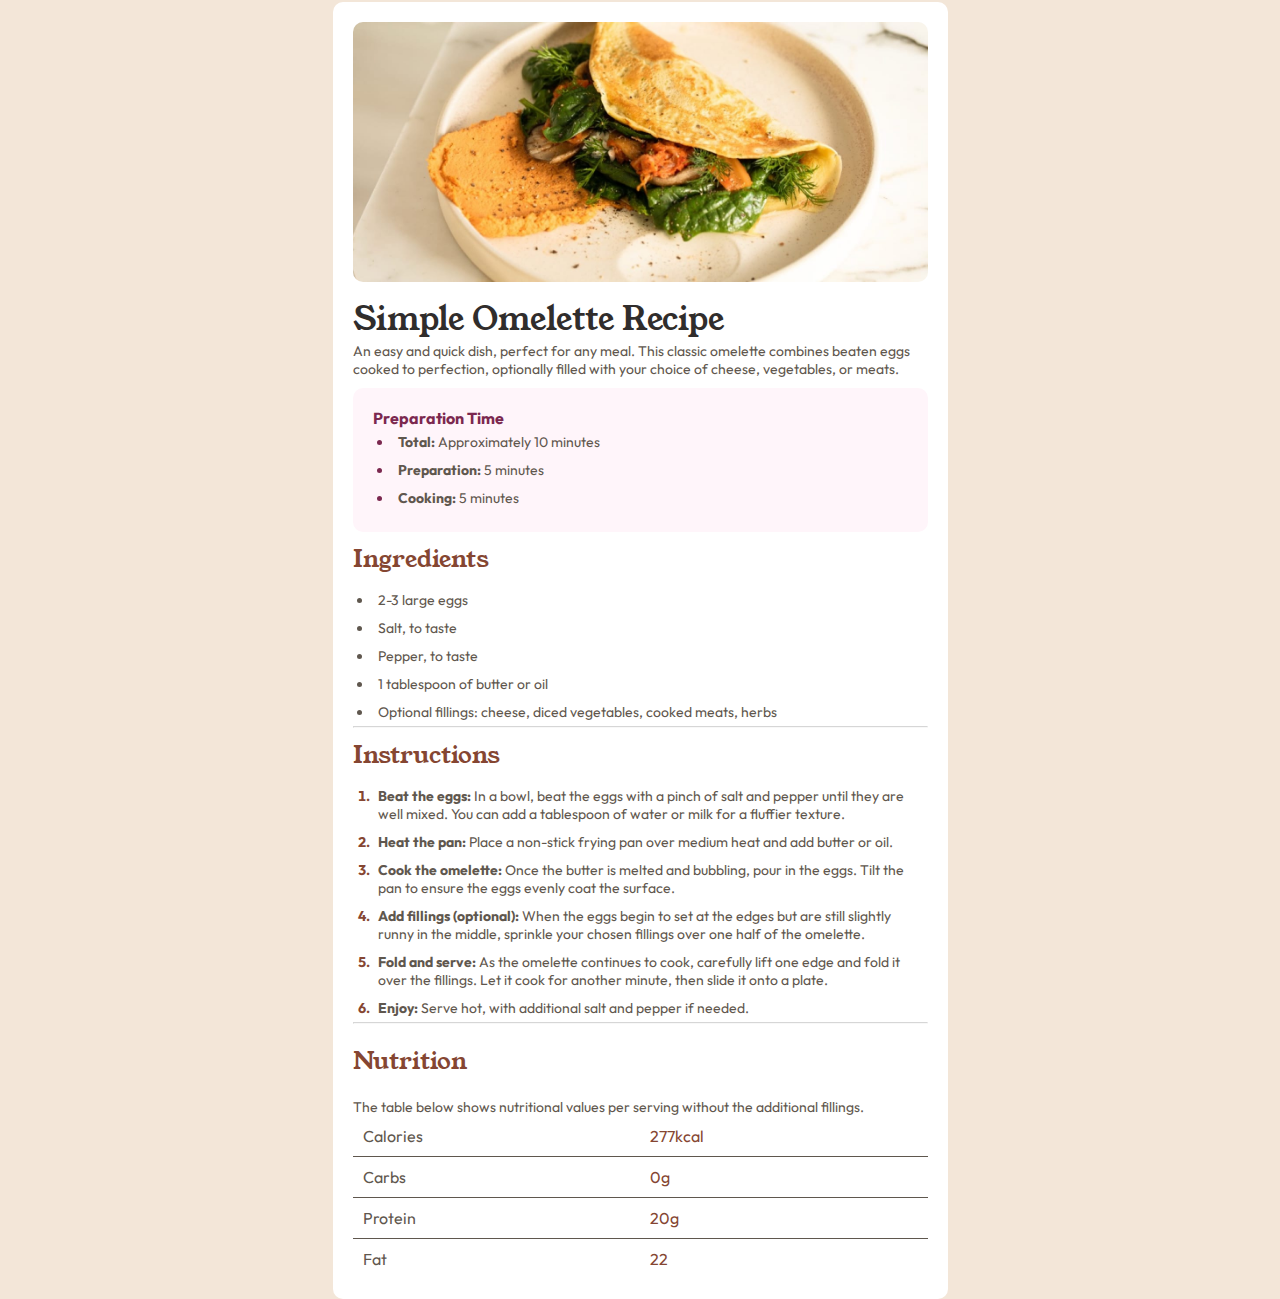
<file: components/index.html>
<!DOCTYPE html>
<html lang="en">
<head>
    <link rel="stylesheet" href="index.css">
    <link rel="icon"  href="assets/images/favicon-32x32.png">
    <meta charset="UTF-8">
    <meta name="viewport" content="width=device-width, initial-scale=1.0">
    <title>Recipe Page | FrontendMentor</title>
</head>
<body>
    <main class="container">
        <div class="card">
            <div class="top-half">
                <div class="recipe-photo"><img src="assets/images/image-omelette.jpeg" alt="recipe-photo"></div>
                <h1 class="title">Simple Omelette Recipe</h1>
                <p class="description">An easy and quick dish, perfect for any meal. This classic omelette combines beaten eggs cooked 
                    to perfection, optionally filled with your choice of cheese, vegetables, or meats.</p>
                <div class="info">
                    <h4>Preparation Time</h4>
                    <ul class="prep">
                        <li class="prep-info"><span class="imp">Total:</span> <span class="text">Approximately 10 minutes</span></li>
                        <li class="prep-info"><span class="imp">Preparation:</span> <span class="text">5 minutes</span></li>
                        <li class="prep-info"><span class="imp">Cooking:</span> <span class="text">5 minutes</span></li>
                    </ul>
                </div>
                <h2 class="subheading">Ingredients</h2>
                <ul class="ingredients">
                    <li class="ing-info">2-3 large eggs</li>
                    <li class="ing-info">Salt, to taste</li>
                    <li class="ing-info">Pepper, to taste</li>
                    <li class="ing-info">1 tablespoon of butter or oil</li>
                    <li class="ing-info">Optional fillings: cheese, diced vegetables, cooked meats, herbs</li>
                </ul>
            </div>
            
            
            <hr>

            <div class="instr-half">
                <h2 class="subheading">Instructions</h2>
                <ol>
                    <li><span class="imp">Beat the eggs:</span> In a bowl, beat the eggs with a pinch of salt and pepper until they are well mixed. 
                        You can add a tablespoon of water or milk for a fluffier texture.</li>
                    <li><span class="imp">Heat the pan:</span> Place a non-stick frying pan over medium heat and add butter or oil.</li>
                    <li><span class="imp">Cook the omelette:</span> Once the butter is melted and bubbling, pour in the eggs. Tilt the pan to ensure 
                        the eggs evenly coat the surface.</li>
                    <li><span class="imp">Add fillings &#40optional&#41:</span> When the eggs begin to set at the edges but are still slightly runny in the 
                        middle, sprinkle your chosen fillings over one half of the omelette.</li>
                    <li><span class="imp">Fold and serve:</span> As the omelette continues to cook, carefully lift one edge and fold it over the 
                        fillings. Let it cook for another minute, then slide it onto a plate.</li>
                    <li><span class="imp">Enjoy:</span> Serve hot, with additional salt and pepper if needed.</li>
                </ol>
            </div>
            <hr>

            <div class="nutri-half">
                <h2 class="subheading nut">Nutrition</h2>
                <p class="desc-bottom">The table below shows nutritional values per serving without the additional fillings.</p>
                <table class="macros">
                    <tr>
                        <td class="item">Calories</td>
                        <td class="num">277kcal</td>
                    </tr>
                    <tr>
                        <td class="item">Carbs</td>
                        <td class="num">0g</td>
                    </tr>
                    <tr>
                        <td class="item">Protein</td>
                        <td class="num">20g</td>
                    </tr>
                    <tr>
                        <td class="item">Fat</td>
                        <td class="num">22</td>
                    </tr>
                </table>
            </div>
        </div>
    </main>
</body>
</html>
</file>
<file: components/index.css>
@import url('https://fonts.googleapis.com/css2?family=Young+Serif&display=swap');
@import url('https://fonts.googleapis.com/css2?family=Outfit:wght@400;600;700&display=swap');

:root{
    --nutmeg-- : hsl(14, 45%, 36%);
    --raspberry-- : hsl(332, 51%, 32%);
    --white-- : hsl(0, 0%, 100%);
    --lightgrey-- : hsl(330, 100%, 98%);
    --wedgebrown-- : hsl(30, 10%, 34%);
    --darkcharcoal-- : hsl(24, 5%, 18%);
    --eggshell-- : hsl(30, 54%, 90%);
    --rosewhite-- : hsl(330, 100%, 98%);
}

*{
    margin: 0;
}

body{
    background-color: var(--eggshell--);
    height: 100vh;
}

.container{
    height: 100%;
    display: flex;
    justify-content: center;
    align-items: center;
    margin: 200px;
    
}
.recipe-photo{
    display: flex;
    flex-direction: column;
    justify-content: center;
    align-items: center;
}
.card{

    
    background: var(--white--);
    width: 575px;
    height: 1175x;
    border-radius: 10px;
    padding: 20px;
}

img{
    width: 575px;
    height: 260px;
    border-radius: 10px;
}

.title, .subheading{
    font-family: 'Young Serif', serif;
    font-weight: normal;
}
.title{
    color: var(--darkcharcoal--);
    margin-top: 15px;
    text-align: left;
}

.subheading{
    color: var(--nutmeg--);
    padding-top: 10px;
    padding-bottom: 10px;
    padding-right: 10px;
}

p, li{
    font-family: 'Outfit', sans-serif;
    font-weight: normal;
    font-size: 14px;
    color: var(--wedgebrown--);
}

h4{
    font-family: 'Outfit', sans-serif;
    color: var(--raspberry--);
}

.info{
    margin-top: 10px;
    background-color: var(--rosewhite--);
    padding: 20px;
    border-radius: 10px;
}

li{
    margin-left: -20px;
    padding: 5px;
}
.prep-info{
    color: var(--raspberry--);
}

.imp{
    font-weight: bold;
    color: var(--wedgebrown--);
}

.text{
    color: var(--wedgebrown--);
}

ol li::marker {
    color: var(--nutmeg--);
    font-weight: bold;
}

hr{
    opacity: .4;
}

.nut{
    margin-top: 10px;
    margin-bottom: 10px;
}

table{
    width: 100%;
    border-collapse: collapse;
}

.item{
    width: 50%;
}

tr{
    color: var(--wedgebrown--);
    font-family: 'Outfit', sans-serif;
}

.num{
    color: var(--nutmeg--);
}
tr:nth-child(1){
    border-bottom: .4px solid;
}

tr:nth-child(2){
    border-bottom: .4px solid;
}
tr:nth-child(3){
    border-bottom: .4px solid;
}
tr:nth-child(4){
    padding-bottom: 50px;
}
td{
    padding: 10px;
}
</file>
